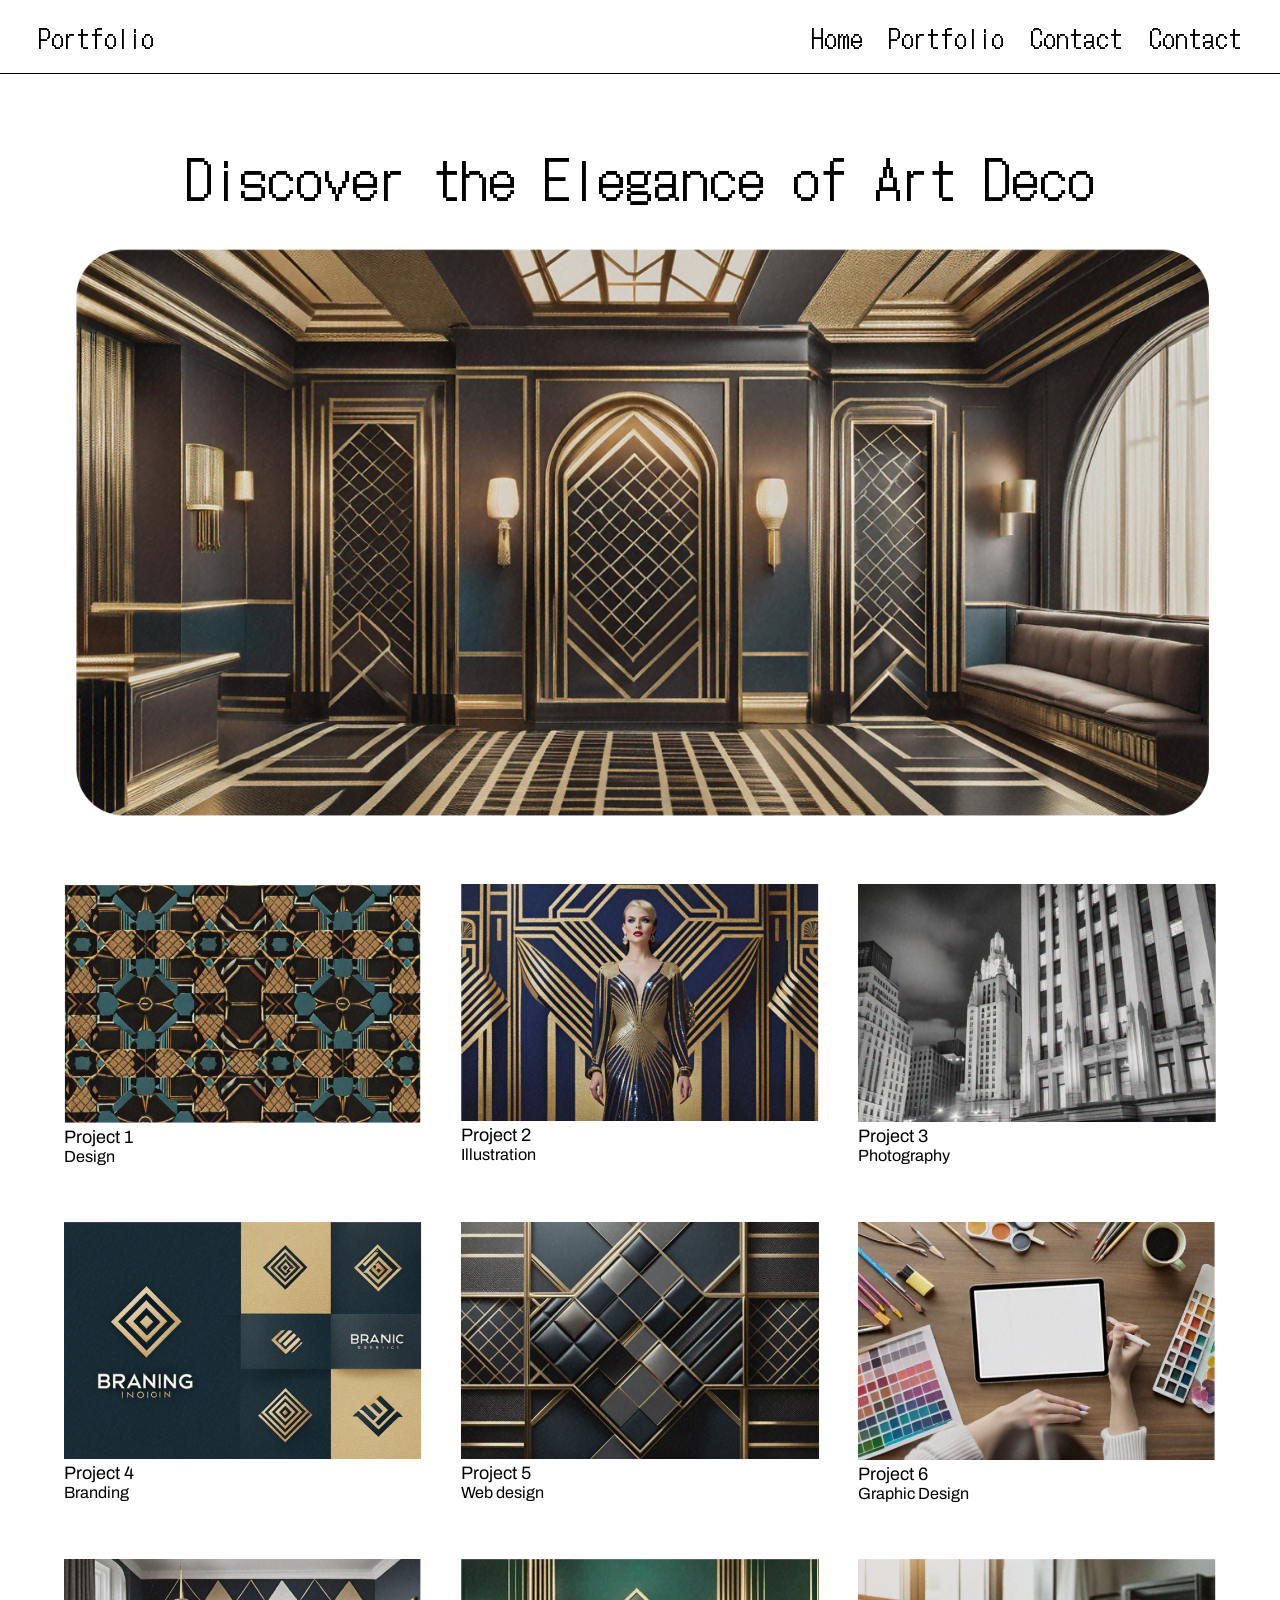
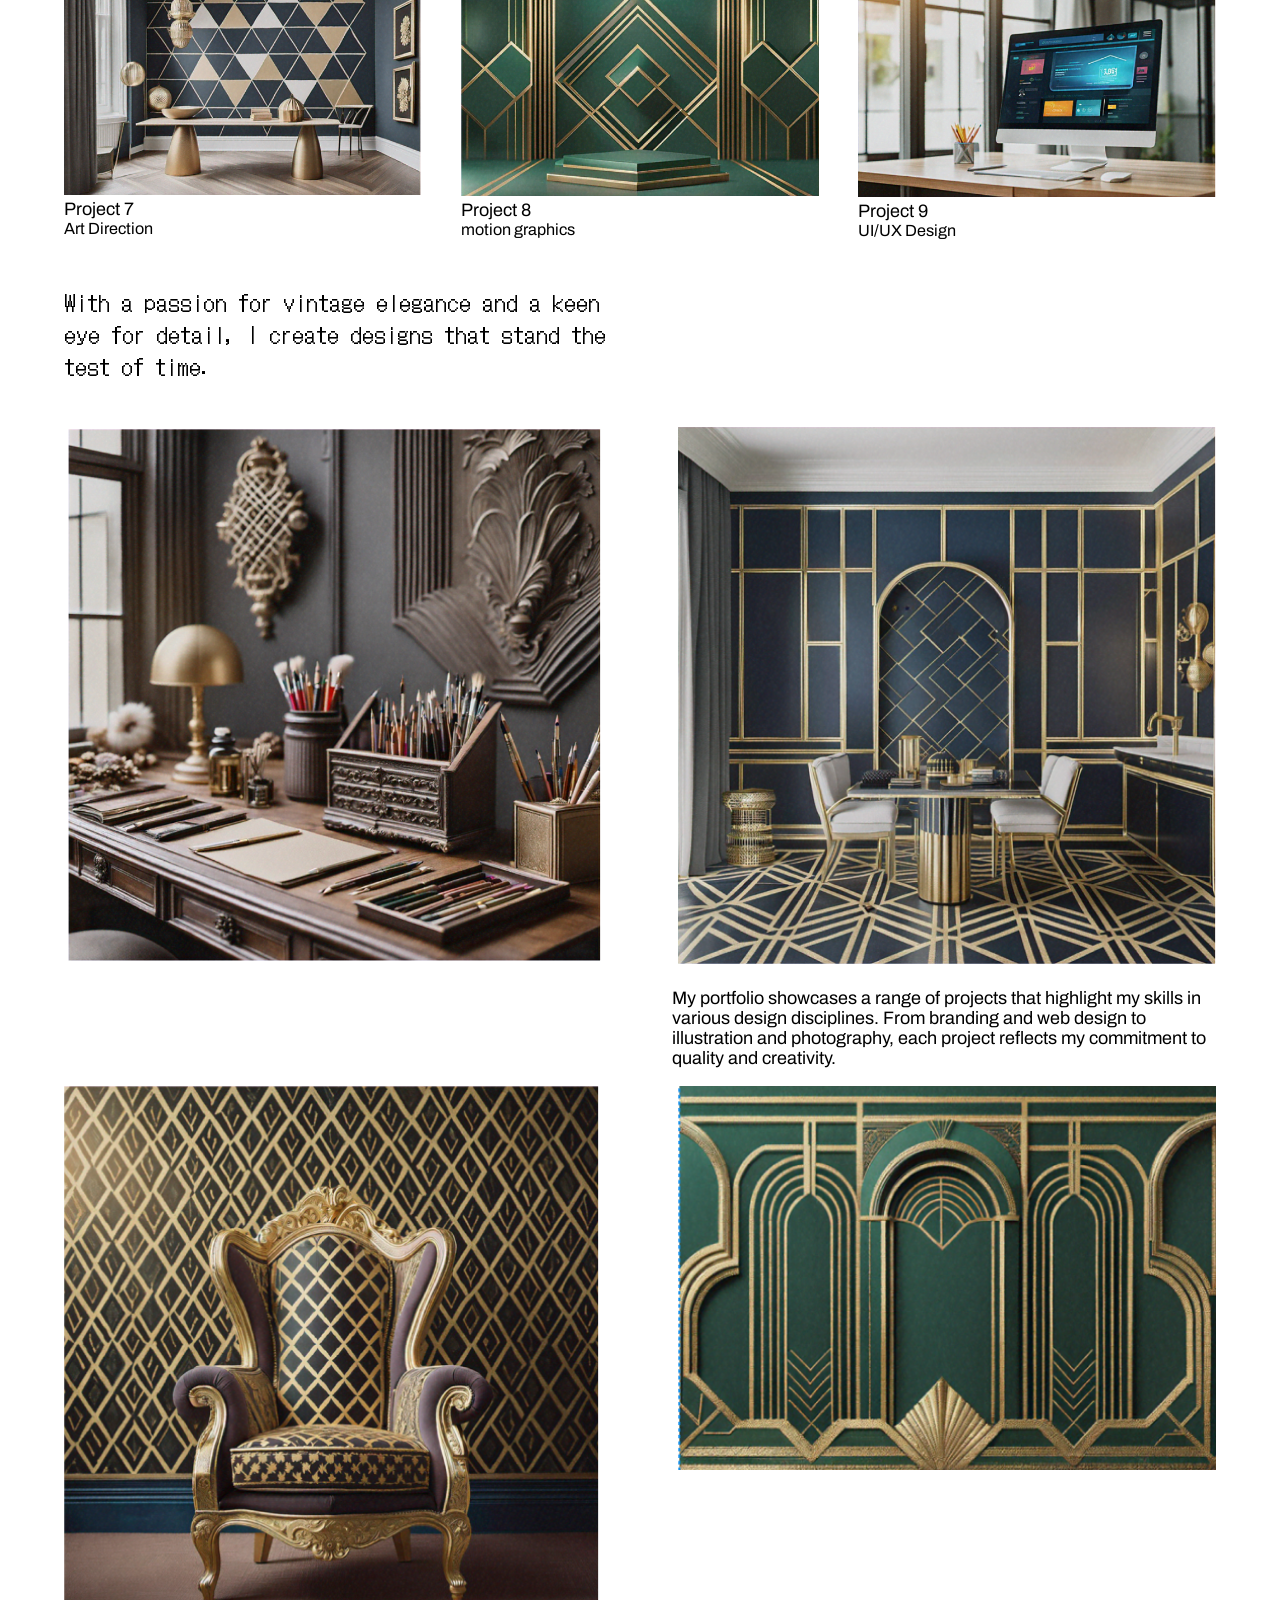
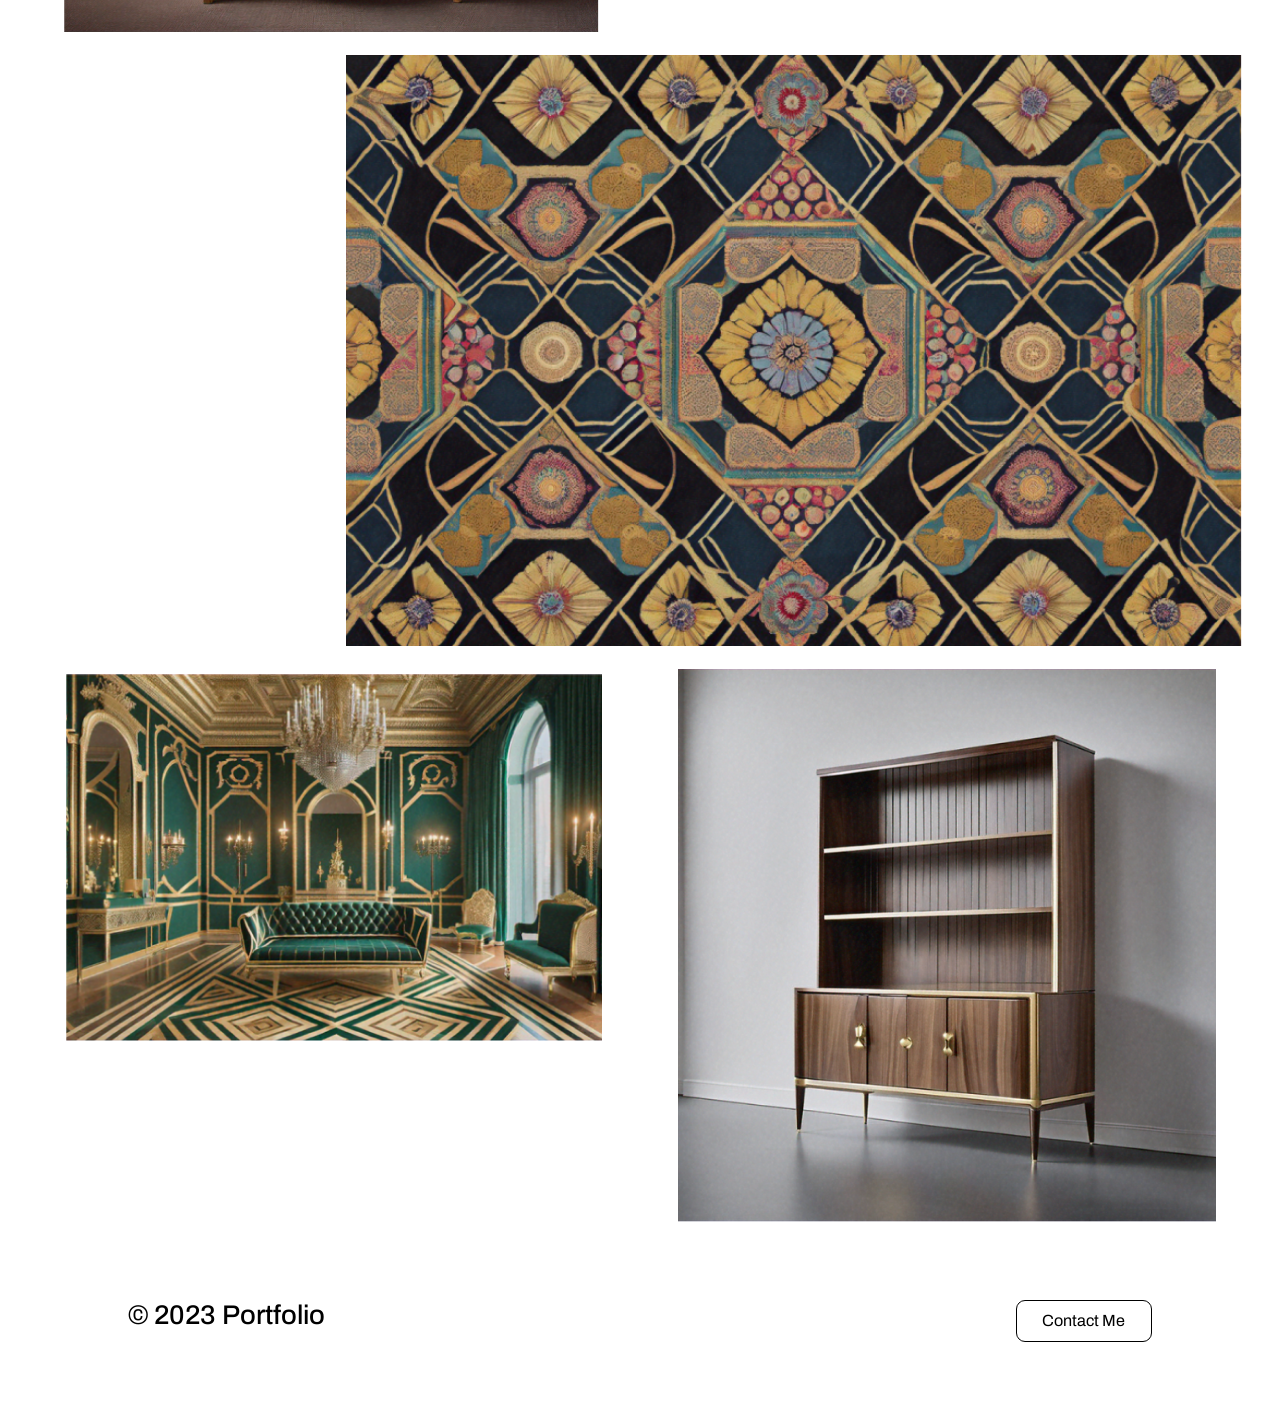
<file: index.html>
<!DOCTYPE html>
<html lang="en">
<head>
    <meta charset="UTF-8">
    <meta name="viewport" content="width=device-width, initial-scale=1.0">
    <title>Document</title>
    <link rel="stylesheet" href="./capstone.css">
    <link href='https://fonts.googleapis.com/css?family=DotGothic16' rel='stylesheet'>
    <link href='https://fonts.googleapis.com/css?family=Archivo' rel='stylesheet'>
</head>
<body>
    <header class="header">
        <div>Portfolio</div>
        <div class="header2">
            <div>Home</div>
            <div>Portfolio</div>
            <div>Contact</div>
            <div>Contact</div>
        </div>
    </header>
    <div class="main">
        <div class="main-header">
            <h1>Discover the Elegance of Art Deco</h1>
            <img src="image10.png" alt="">
        </div>

        <div class="main-grid">
            <div class="item">
                <img src="image1.png" alt="">
                <h4>Project 1</h4>
                <p>Design</p>
            </div>

            <div class="item">
                <img src="IMAGE2.png" alt="">
                <h4>Project 2</h4>
                <p>Illustration</p>
            </div>

            <div class="item">
                <img src="IMAGE3.png" alt="">
                <h4>Project 3</h4>
                <p>Photography</p>
            </div>

            <div class="item">
                <img src="image4.png" alt="">
                <h4>Project 4</h4>
                <p>Branding</p>
            </div>

            <div class="item">
                <img src="image5.png" alt="">
                <h4>Project 5</h4>
                <p>Web design</p>
            </div>

            <div class="item">
                <img src="image6.png" alt="">
                <h4>Project 6</h4>
                <p>Graphic Design</p>
            </div>

            <div class="item">
                <img src="image7.png" alt="">
                <h4>Project 7</h4>
                <p>Art Direction</p>
            </div>
            
            
            <div class="item">
                <img src="image8.png" alt="">
                <h4>Project 8</h4>
                <p>motion graphics</p>
            </div>
            
           
            <div class="item">
                <img src="image9.png" alt="">
                <h4>Project 9</h4>
                <p>UI/UX Design</p>
            </div>
       
        </div>
        <div class="main-caption">
            <div>With a passion for vintage elegance and a keen eye for detail, I create designs that stand the test of time.
            </div>
            
        </div>
        <div class="second-grid">
            <div class="second-item">
                <img src="image11.png" alt="">
            </div>
            <div class="third-item">
                <img src="image12.png" alt="">
                
            </div>
        </div>    
        <div class="third-grid">
            <p></p>
            <div>My portfolio showcases a range of projects that highlight my skills in various design disciplines. From branding and web design to illustration and photography, each project reflects my commitment to quality and creativity.</div>

        </div> 
        <div class="fourth-grid">
            <div class="fourth-item">
                <img src="./image 13.png" alt="">
                
            </div>
            <div class="fifth-item">
            <img src="image 14.png" alt="">
            </div>
        </div>
        <div class="fifth-grid">
            <div></div>
            <div class="sixth-item">
                <img src="image 15.png" alt="">
            </div>
        </div>        

        <div class="sixth-grid">
            <div class="seventh-item">
                <img src="image 17.png" alt="">

            </div>
            <div class="eighth-item">
                <img src="image 16.png" alt="">
            </div>


        </div>
        <footer>
            <p class="footer-text">© 2023 Portfolio</p>
            <p class="contact-button">Contact Me</p>
        </footer>
    
            
            
    </div>
  
   
        
    
</body>
</html>
</file>
<file: capstone.css>
body {
    padding: 0;
    margin: 0;
    font-family: 'DotGothic16';
    box-sizing: border-box;
}
.header {
    display: flex;
    justify-content: space-between;
    border-bottom: 0.2vh solid black;
    padding: 2vh 3vw;
    font-family: 'DotGothic16';
    font-size: 2vw;
}

.header2 {
    display: flex;
    justify-content: space-evenly;
    gap: 2vw;
    font-family: 'DotGothic16';
    font-size:2vw ;
    font-weight: 400;
}

h1 {
    font-family: 'DotGothic16';
    font-weight: 400;
    text-align: center;
    margin: 2vh 0;
}

.main {
    padding: 5vh 5vw;
}

.main-header {
    text-align: center;
    font-weight: 400;
    font-size: 3vh;
}

.main-header img {
    width: 100%;
    border-radius: 2vh;
    margin-bottom: 5vh;
    border: 0.1vh solid transparent;
}

.main-grid {
    display: grid;
    grid-template-columns: repeat(3,1fr);
    gap: 3vw;
}

h4 {
    line-height: 2vh;
    font-size: 2vh;
    font-family: "Archivo";
    margin-top: 0;
    font-weight: 400;
    margin-bottom: 0;
}

p {
    line-height: 2.4vh;
    font-size: 1.8vh;
    font-family: "Archivo";
    font-weight: 400;
    margin-top: 0;
}

.item img {
    width: 100%;
}

.main-caption {
    width: 45vw;
    margin-top: 3vh;
    font-family: 'DotGothic16';
    font-size: 2.5vh;
    font-weight: 400;
    color: #000000;
    margin-bottom: 5vh;
}

.second-grid {
    display: flex;
    flex-wrap: wrap;
    width: 90vw;
    justify-content: space-between;
}

.second-grid img {
    width: 42vw;
    margin-bottom: 2vh;
}

.third-grid {
    display: grid;
    grid-template-columns: repeat(auto-fit, minmax(40vw, 1fr));
    gap: 5vw;
    margin-bottom: 2vh;
}

.fourth-grid {
    display: flex;
    flex-wrap: wrap;
    width: 90vw;
    justify-content: space-between;
}

.fourth-grid img {
    width: 42vw;
    margin-bottom: 2vh;
}

.fifth-item img {
    height: 30vw;
}

.fifth-grid {
    display: grid;
    grid-template-columns: 1fr 3fr;
    gap: 2vw;
    margin-bottom: 2vh;
}

.sixth-item {
    width: 90vw;
    text-align: right;
    padding: 0;
}

.sixth-item img {
    width: 70vw;
}

.sixth-grid {
    display: flex;
    flex-wrap: wrap;
    width: 90vw;
    justify-content: space-between;
}

.sixth-grid img {
    width: 42vw;
    margin-bottom: 2vh;
}

.third-grid div {
    font-size: 2vh;
    font-family: "Archivo";
    margin: 0px;
}

footer {
    display: flex;
    flex-wrap: wrap;
    justify-content: space-between;
    padding: 6vh 5vw 2vh 5vw;
    align-items: center;
   
}

.footer-text {
   
    font-weight: 500;
    font-size: 3vh;
}

.contact-button {
    color: #000000;
    border: 0.1vh solid #000000;
    border-radius: 1vh;
    padding: 1vh 2vw;
    font-size: 1.8vh;
    cursor: pointer;
    transition: background-color 0.3s ease, transform 0.3s ease;
}

.contact-button:hover {
    background-color: rgba(214, 221, 230, 0.1);
    transform: scale(1.05);
}
</file>
